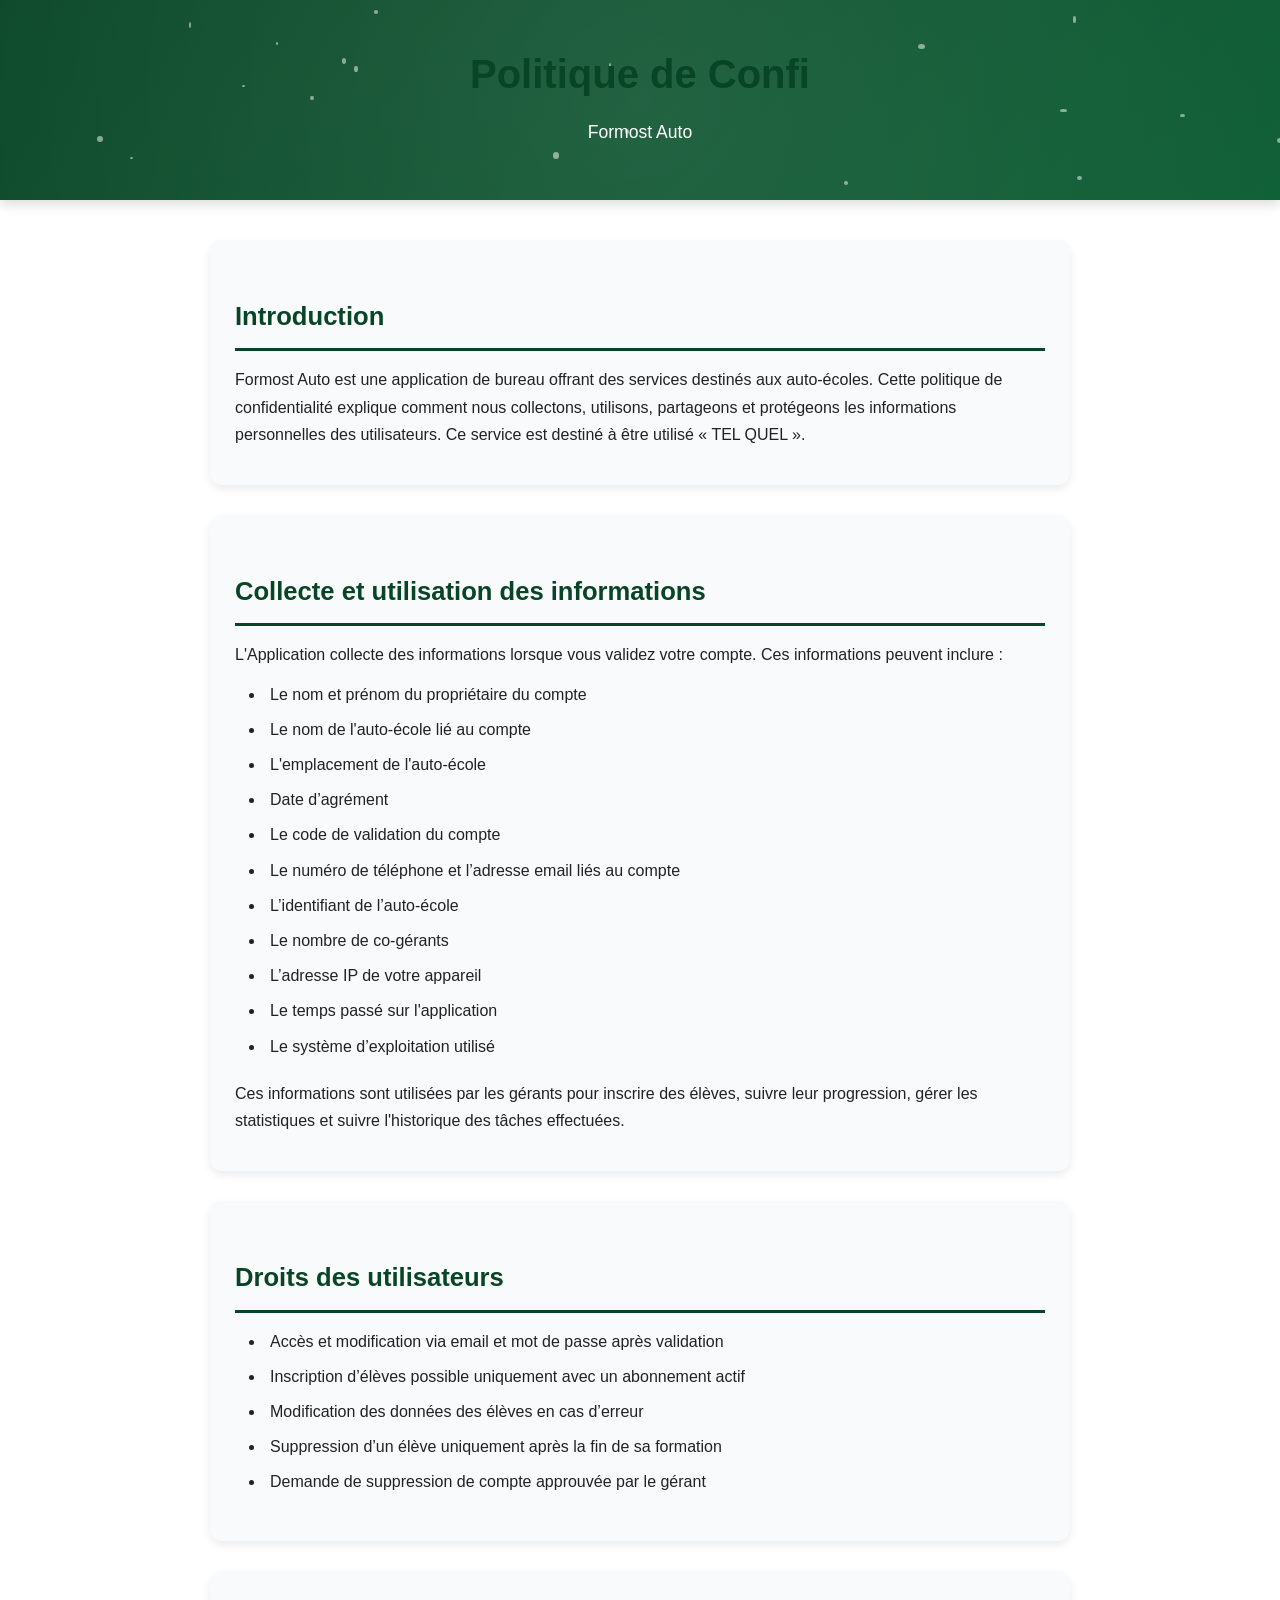
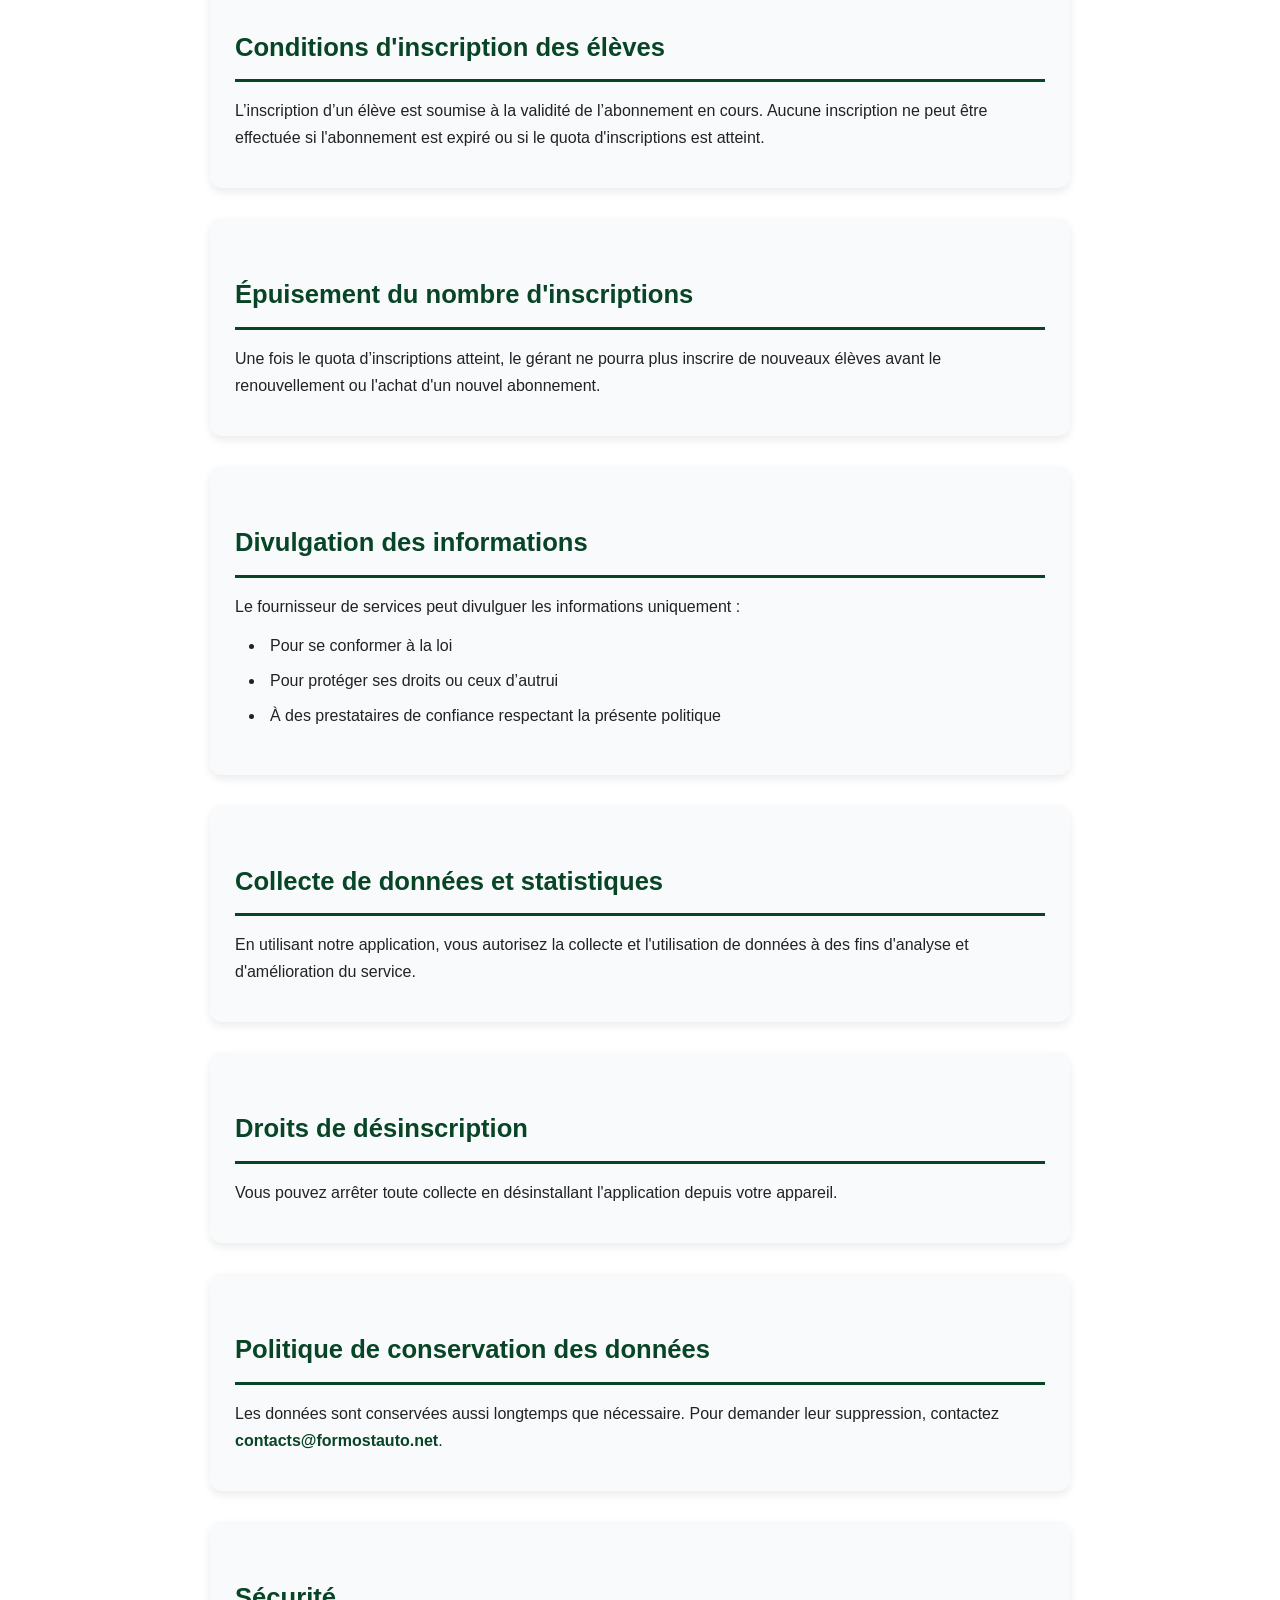
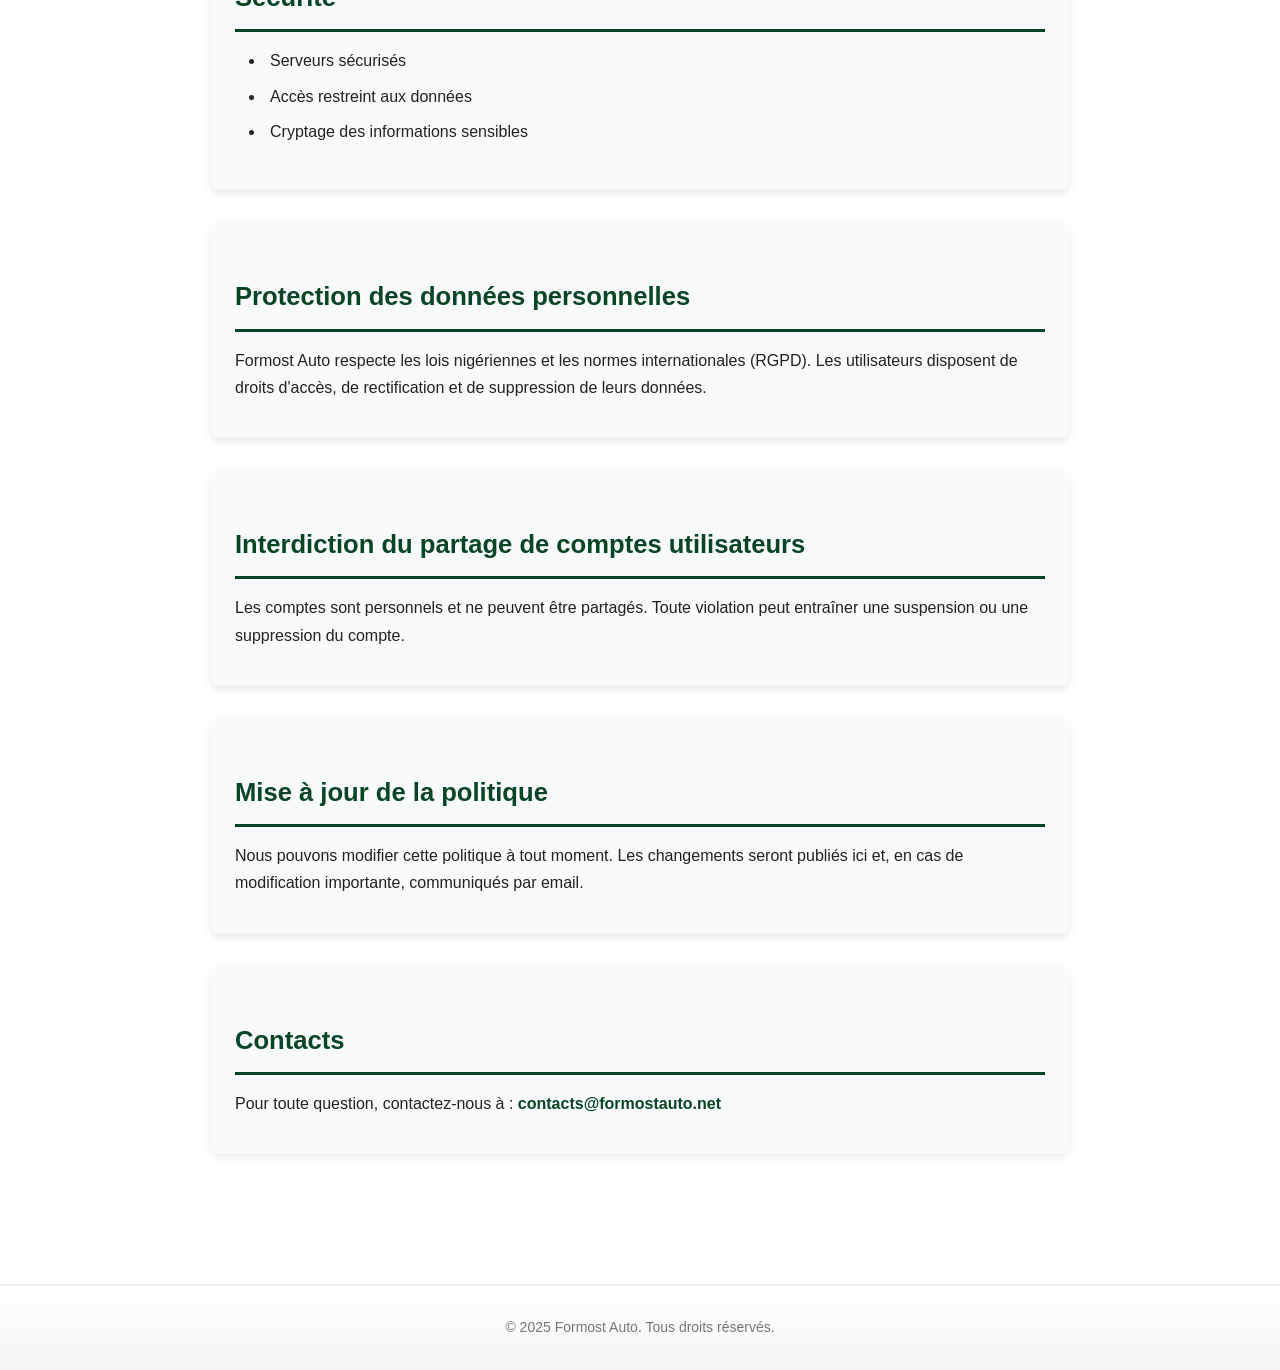
<file: privacy_auto.html>
<!DOCTYPE html>
<html lang="fr">
  <head>
    <meta charset="UTF-8" />
    <meta name="viewport" content="width=device-width, initial-scale=1.0" />
    <title>Politique de Confidentialité - Formost Auto</title>
    <link rel="stylesheet" href="css/common.css" />
  </head>
  <body>
    <header>
      <h1>Politique de Confidentialité</h1>
      <p>Formost Auto</p>
    </header>

    <main>
      <section>
        <h2>Introduction</h2>
        <p>
          Formost Auto est une application de bureau offrant des services
          destinés aux auto-écoles. Cette politique de confidentialité explique
          comment nous collectons, utilisons, partageons et protégeons les
          informations personnelles des utilisateurs. Ce service est destiné à
          être utilisé « TEL QUEL ».
        </p>
      </section>

      <section>
        <h2>Collecte et utilisation des informations</h2>
        <p>
          L'Application collecte des informations lorsque vous validez votre
          compte. Ces informations peuvent inclure :
        </p>
        <ul>
          <li>Le nom et prénom du propriétaire du compte</li>
          <li>Le nom de l'auto-école lié au compte</li>
          <li>L'emplacement de l'auto-école</li>
          <li>Date d’agrément</li>
          <li>Le code de validation du compte</li>
          <li>Le numéro de téléphone et l’adresse email liés au compte</li>
          <li>L’identifiant de l’auto-école</li>
          <li>Le nombre de co-gérants</li>
          <li>L’adresse IP de votre appareil</li>
          <li>Le temps passé sur l'application</li>
          <li>Le système d’exploitation utilisé</li>
        </ul>
        <p>
          Ces informations sont utilisées par les gérants pour inscrire des
          élèves, suivre leur progression, gérer les statistiques et suivre
          l'historique des tâches effectuées.
        </p>
      </section>

      <section>
        <h2>Droits des utilisateurs</h2>
        <ul>
          <li>
            Accès et modification via email et mot de passe après validation
          </li>
          <li>
            Inscription d’élèves possible uniquement avec un abonnement actif
          </li>
          <li>Modification des données des élèves en cas d’erreur</li>
          <li>
            Suppression d’un élève uniquement après la fin de sa formation
          </li>
          <li>Demande de suppression de compte approuvée par le gérant</li>
        </ul>
      </section>

      <section>
        <h2>Conditions d'inscription des élèves</h2>
        <p>
          L’inscription d’un élève est soumise à la validité de l’abonnement en
          cours. Aucune inscription ne peut être effectuée si l'abonnement est
          expiré ou si le quota d'inscriptions est atteint.
        </p>
      </section>

      <section>
        <h2>Épuisement du nombre d'inscriptions</h2>
        <p>
          Une fois le quota d’inscriptions atteint, le gérant ne pourra plus
          inscrire de nouveaux élèves avant le renouvellement ou l'achat d'un
          nouvel abonnement.
        </p>
      </section>

      <section>
        <h2>Divulgation des informations</h2>
        <p>
          Le fournisseur de services peut divulguer les informations uniquement
          :
        </p>
        <ul>
          <li>Pour se conformer à la loi</li>
          <li>Pour protéger ses droits ou ceux d’autrui</li>
          <li>
            À des prestataires de confiance respectant la présente politique
          </li>
        </ul>
      </section>

      <section>
        <h2>Collecte de données et statistiques</h2>
        <p>
          En utilisant notre application, vous autorisez la collecte et
          l'utilisation de données à des fins d'analyse et d'amélioration du
          service.
        </p>
      </section>

      <section>
        <h2>Droits de désinscription</h2>
        <p>
          Vous pouvez arrêter toute collecte en désinstallant l'application
          depuis votre appareil.
        </p>
      </section>

      <section>
        <h2>Politique de conservation des données</h2>
        <p>
          Les données sont conservées aussi longtemps que nécessaire. Pour
          demander leur suppression, contactez
          <a href="mailto:contacts@formostauto.net">contacts@formostauto.net</a
          >.
        </p>
      </section>

      <section>
        <h2>Sécurité</h2>
        <ul>
          <li>Serveurs sécurisés</li>
          <li>Accès restreint aux données</li>
          <li>Cryptage des informations sensibles</li>
        </ul>
      </section>

      <section>
        <h2>Protection des données personnelles</h2>
        <p>
          Formost Auto respecte les lois nigériennes et les normes
          internationales (RGPD). Les utilisateurs disposent de droits d'accès,
          de rectification et de suppression de leurs données.
        </p>
      </section>

      <section>
        <h2>Interdiction du partage de comptes utilisateurs</h2>
        <p>
          Les comptes sont personnels et ne peuvent être partagés. Toute
          violation peut entraîner une suspension ou une suppression du compte.
        </p>
      </section>

      <section>
        <h2>Mise à jour de la politique</h2>
        <p>
          Nous pouvons modifier cette politique à tout moment. Les changements
          seront publiés ici et, en cas de modification importante, communiqués
          par email.
        </p>
      </section>

      <section>
        <h2>Contacts</h2>
        <p>
          Pour toute question, contactez-nous à :
          <a href="mailto:contacts@formostauto.net">contacts@formostauto.net</a>
        </p>
      </section>
    </main>

    <footer>&copy; 2025 Formost Auto. Tous droits réservés.</footer>

    <script src="js/animations.js"></script>
  </body>
</html>
</file>
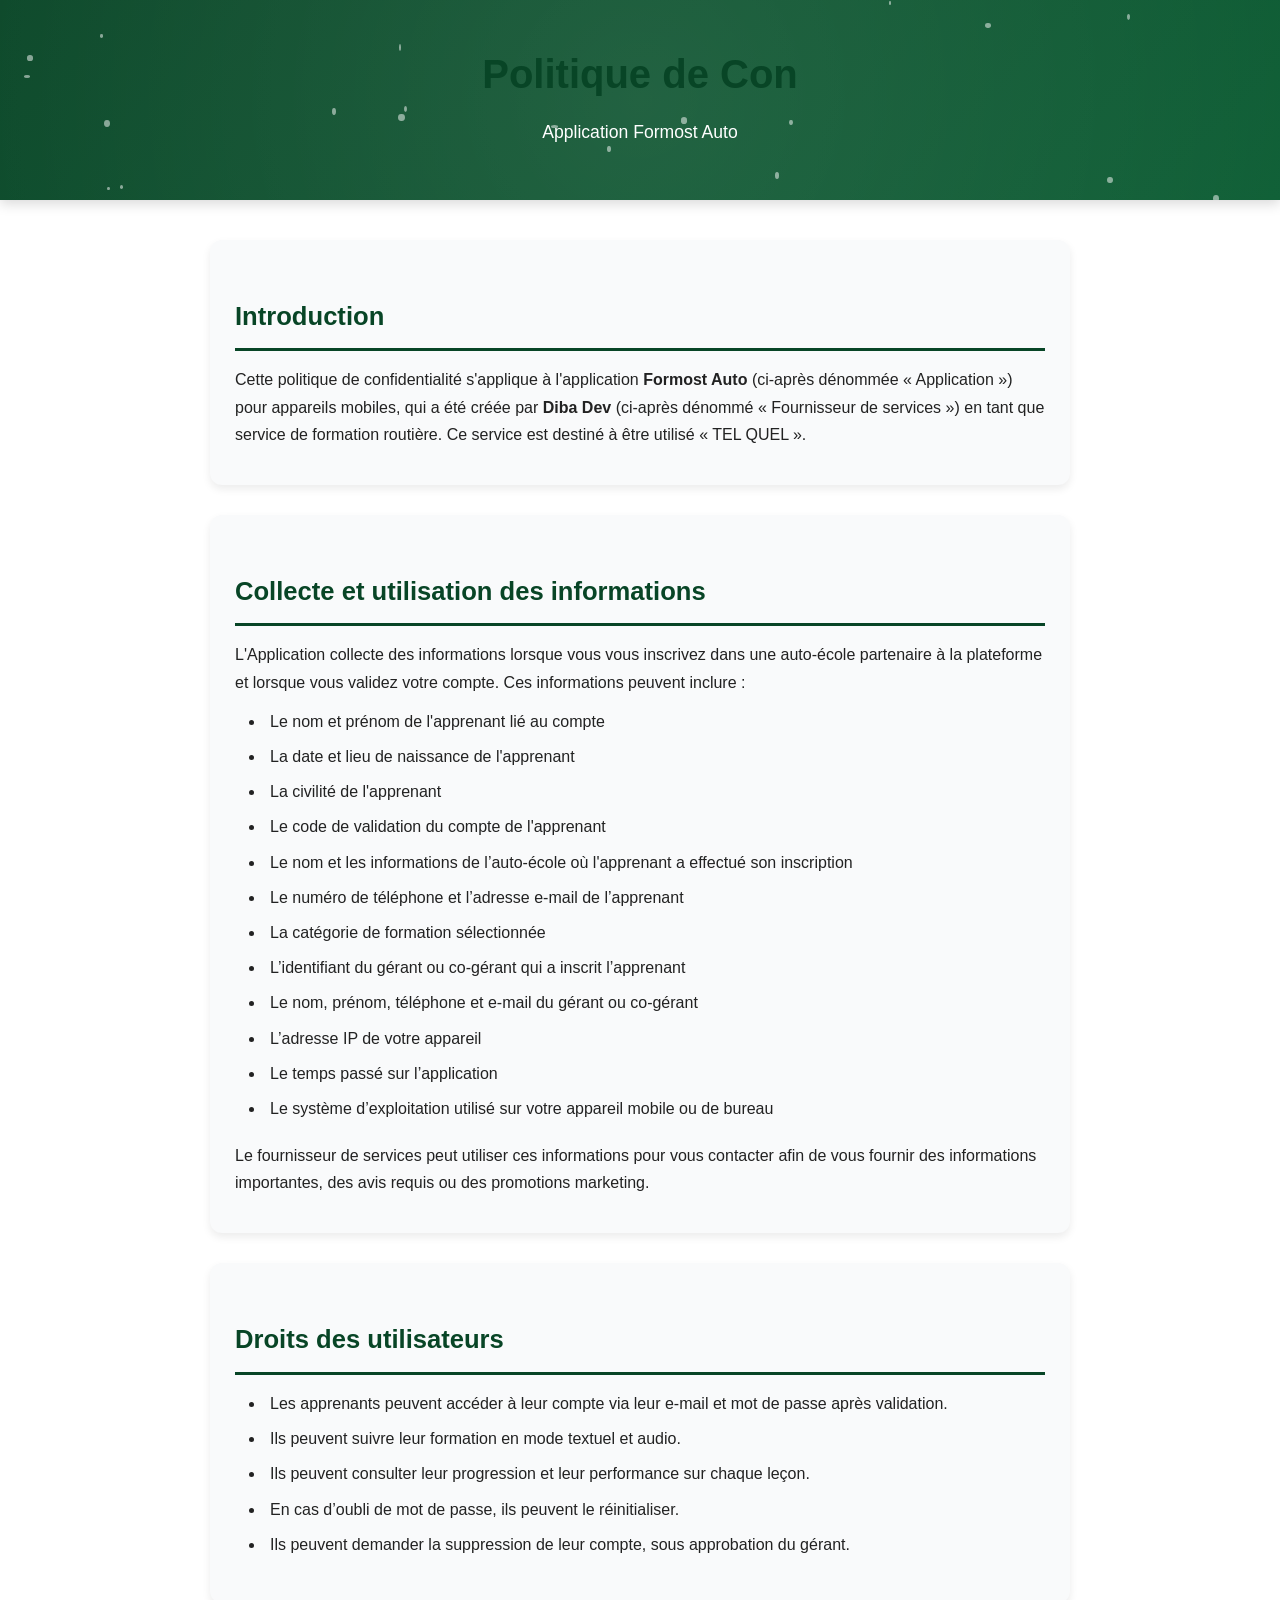
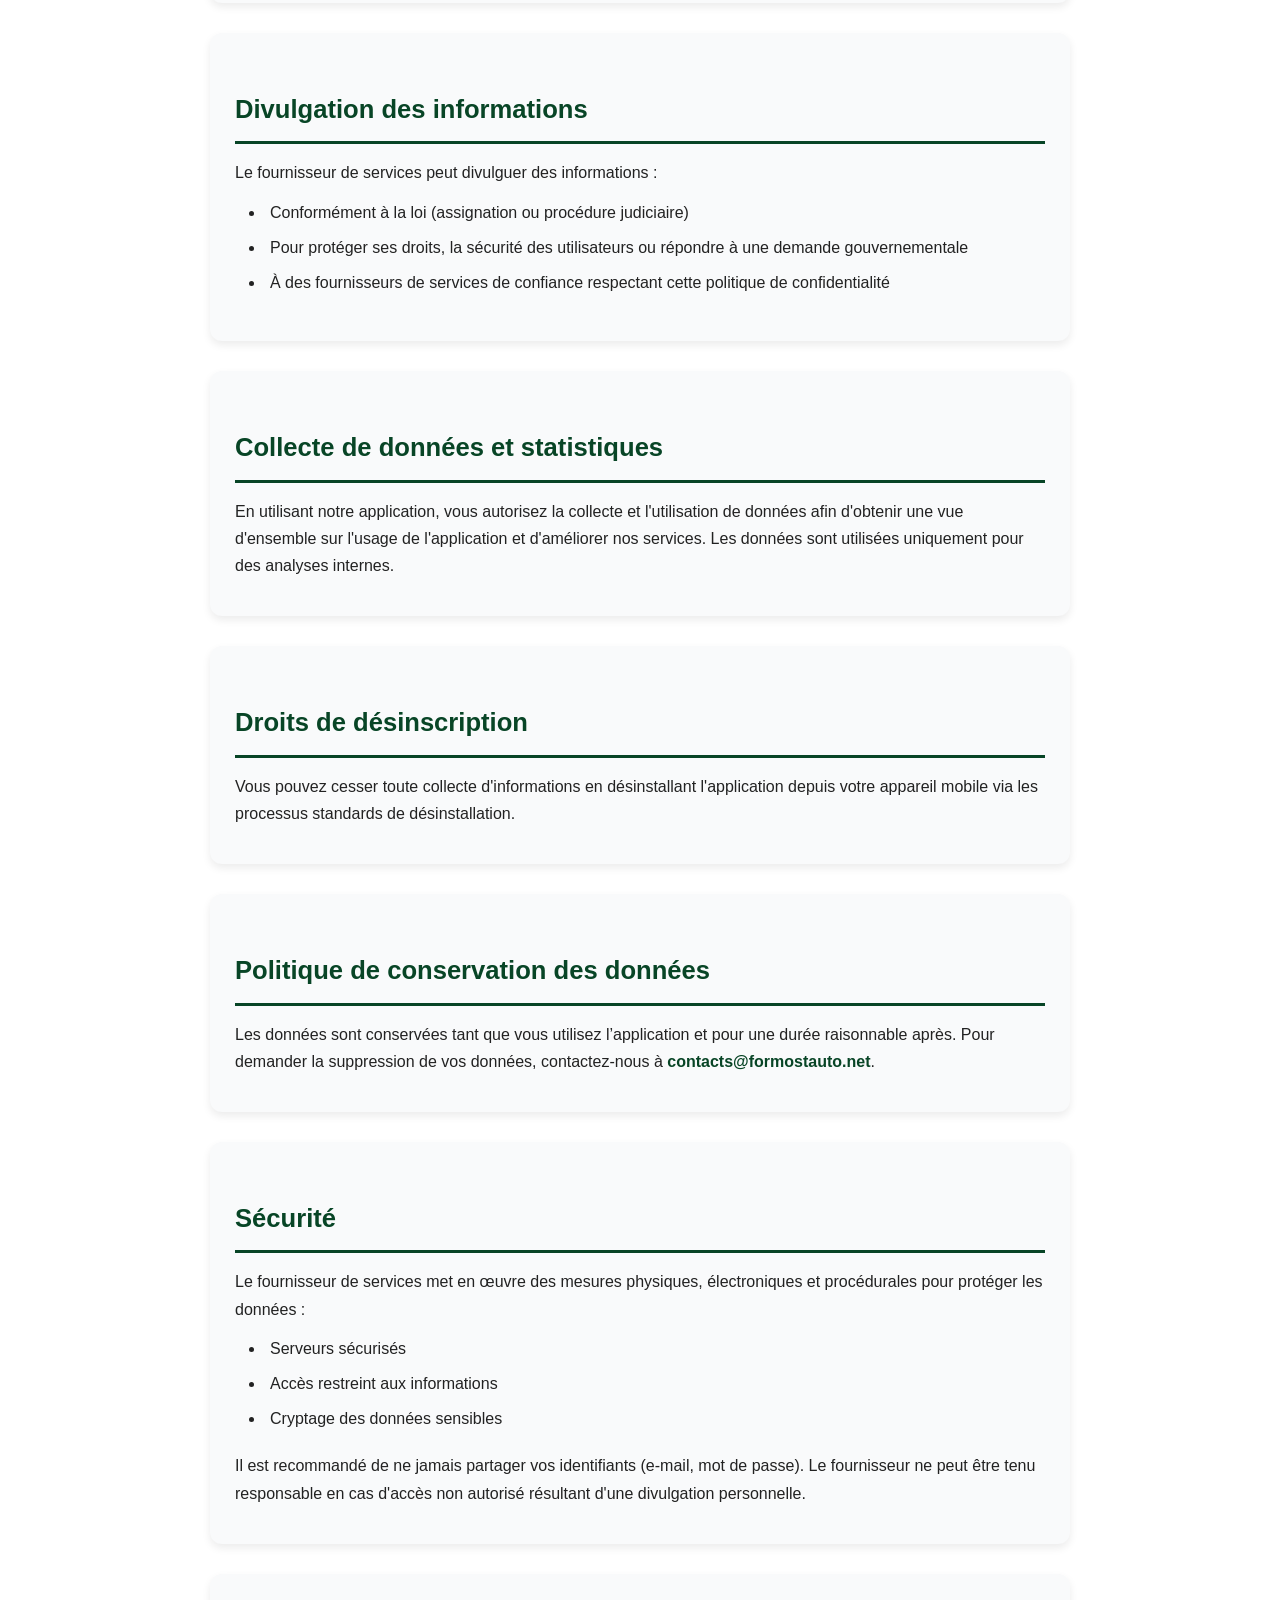
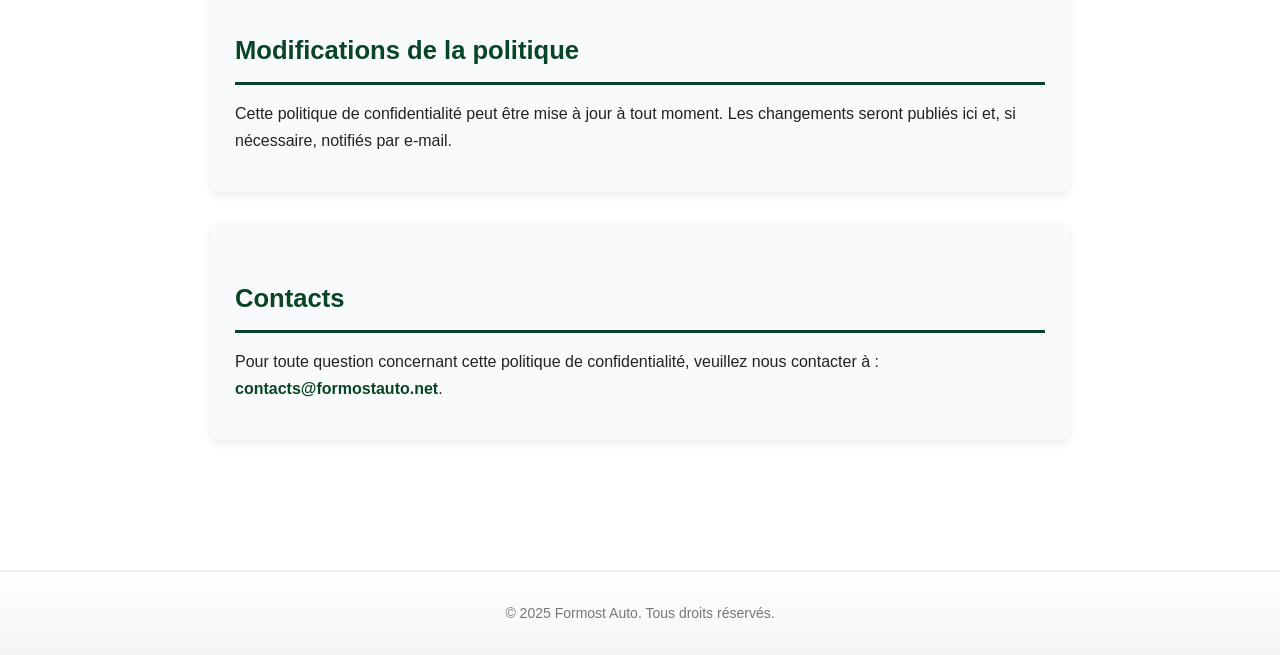
<file: privacy_users.html>
<!DOCTYPE html>
<html lang="fr">
  <head>
    <meta charset="UTF-8" />
    <meta name="viewport" content="width=device-width, initial-scale=1.0" />
    <title>Politique de Confidentialité - Formost Auto</title>
    <link rel="stylesheet" href="css/common.css" />
  </head>
  <body>
    <header>
      <h1>Politique de Confidentialité</h1>
      <p>Application Formost Auto</p>
    </header>

    <main>
      <section>
        <h2>Introduction</h2>
        <p>
          Cette politique de confidentialité s'applique à l'application
          <strong>Formost Auto</strong> (ci-après dénommée « Application ») pour
          appareils mobiles, qui a été créée par
          <strong>Diba Dev</strong> (ci-après dénommé « Fournisseur de services
          ») en tant que service de formation routière. Ce service est destiné à
          être utilisé « TEL QUEL ».
        </p>
      </section>

      <section>
        <h2>Collecte et utilisation des informations</h2>
        <p>
          L'Application collecte des informations lorsque vous vous inscrivez
          dans une auto-école partenaire à la plateforme et lorsque vous validez
          votre compte. Ces informations peuvent inclure :
        </p>
        <ul>
          <li>Le nom et prénom de l'apprenant lié au compte</li>
          <li>La date et lieu de naissance de l'apprenant</li>
          <li>La civilité de l'apprenant</li>
          <li>Le code de validation du compte de l'apprenant</li>
          <li>
            Le nom et les informations de l’auto-école où l'apprenant a effectué
            son inscription
          </li>
          <li>Le numéro de téléphone et l’adresse e-mail de l’apprenant</li>
          <li>La catégorie de formation sélectionnée</li>
          <li>
            L’identifiant du gérant ou co-gérant qui a inscrit l’apprenant
          </li>
          <li>Le nom, prénom, téléphone et e-mail du gérant ou co-gérant</li>
          <li>L’adresse IP de votre appareil</li>
          <li>Le temps passé sur l’application</li>
          <li>
            Le système d’exploitation utilisé sur votre appareil mobile ou de
            bureau
          </li>
        </ul>

        <p>
          Le fournisseur de services peut utiliser ces informations pour vous
          contacter afin de vous fournir des informations importantes, des avis
          requis ou des promotions marketing.
        </p>
      </section>

      <section>
        <h2>Droits des utilisateurs</h2>
        <ul>
          <li>
            Les apprenants peuvent accéder à leur compte via leur e-mail et mot
            de passe après validation.
          </li>
          <li>Ils peuvent suivre leur formation en mode textuel et audio.</li>
          <li>
            Ils peuvent consulter leur progression et leur performance sur
            chaque leçon.
          </li>
          <li>En cas d’oubli de mot de passe, ils peuvent le réinitialiser.</li>
          <li>
            Ils peuvent demander la suppression de leur compte, sous approbation
            du gérant.
          </li>
        </ul>
      </section>

      <section>
        <h2>Divulgation des informations</h2>
        <p>Le fournisseur de services peut divulguer des informations :</p>
        <ul>
          <li>Conformément à la loi (assignation ou procédure judiciaire)</li>
          <li>
            Pour protéger ses droits, la sécurité des utilisateurs ou répondre à
            une demande gouvernementale
          </li>
          <li>
            À des fournisseurs de services de confiance respectant cette
            politique de confidentialité
          </li>
        </ul>
      </section>

      <section>
        <h2>Collecte de données et statistiques</h2>
        <p>
          En utilisant notre application, vous autorisez la collecte et
          l'utilisation de données afin d'obtenir une vue d'ensemble sur l'usage
          de l'application et d'améliorer nos services. Les données sont
          utilisées uniquement pour des analyses internes.
        </p>
      </section>

      <section>
        <h2>Droits de désinscription</h2>
        <p>
          Vous pouvez cesser toute collecte d'informations en désinstallant
          l'application depuis votre appareil mobile via les processus standards
          de désinstallation.
        </p>
      </section>

      <section>
        <h2>Politique de conservation des données</h2>
        <p>
          Les données sont conservées tant que vous utilisez l’application et
          pour une durée raisonnable après. Pour demander la suppression de vos
          données, contactez-nous à
          <a href="mailto:contacts@formostauto.net">contacts@formostauto.net</a
          >.
        </p>
      </section>

      <section>
        <h2>Sécurité</h2>
        <p>
          Le fournisseur de services met en œuvre des mesures physiques,
          électroniques et procédurales pour protéger les données :
        </p>
        <ul>
          <li>Serveurs sécurisés</li>
          <li>Accès restreint aux informations</li>
          <li>Cryptage des données sensibles</li>
        </ul>
        <p>
          Il est recommandé de ne jamais partager vos identifiants (e-mail, mot
          de passe). Le fournisseur ne peut être tenu responsable en cas d'accès
          non autorisé résultant d'une divulgation personnelle.
        </p>
      </section>

      <section>
        <h2>Modifications de la politique</h2>
        <p>
          Cette politique de confidentialité peut être mise à jour à tout
          moment. Les changements seront publiés ici et, si nécessaire, notifiés
          par e-mail.
        </p>
      </section>

      <section>
        <h2>Contacts</h2>
        <p>
          Pour toute question concernant cette politique de confidentialité,
          veuillez nous contacter à :
          <a href="mailto:contacts@formostauto.net">contacts@formostauto.net</a
          >.
        </p>
      </section>
    </main>

    <footer>&copy; 2025 Formost Auto. Tous droits réservés.</footer>

    <script src="js/animations.js"></script>
  </body>
</html>
</file>
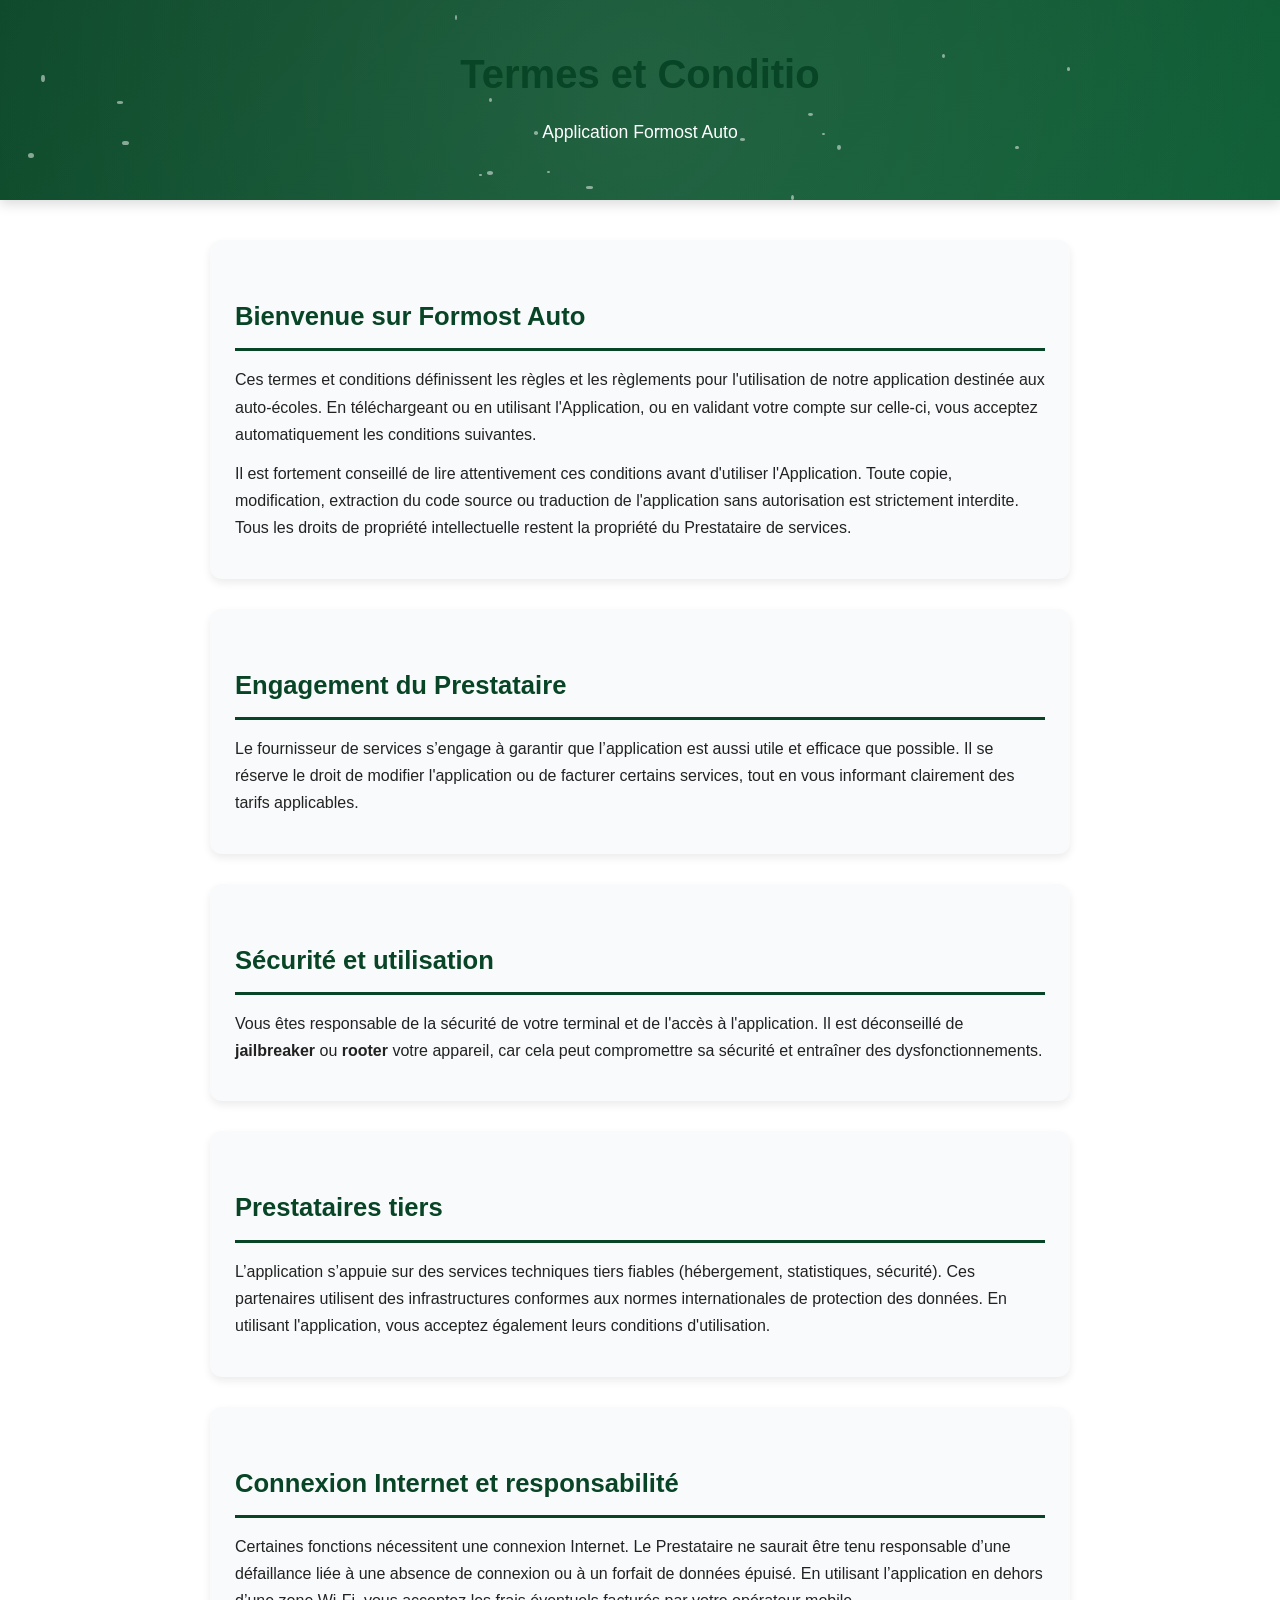
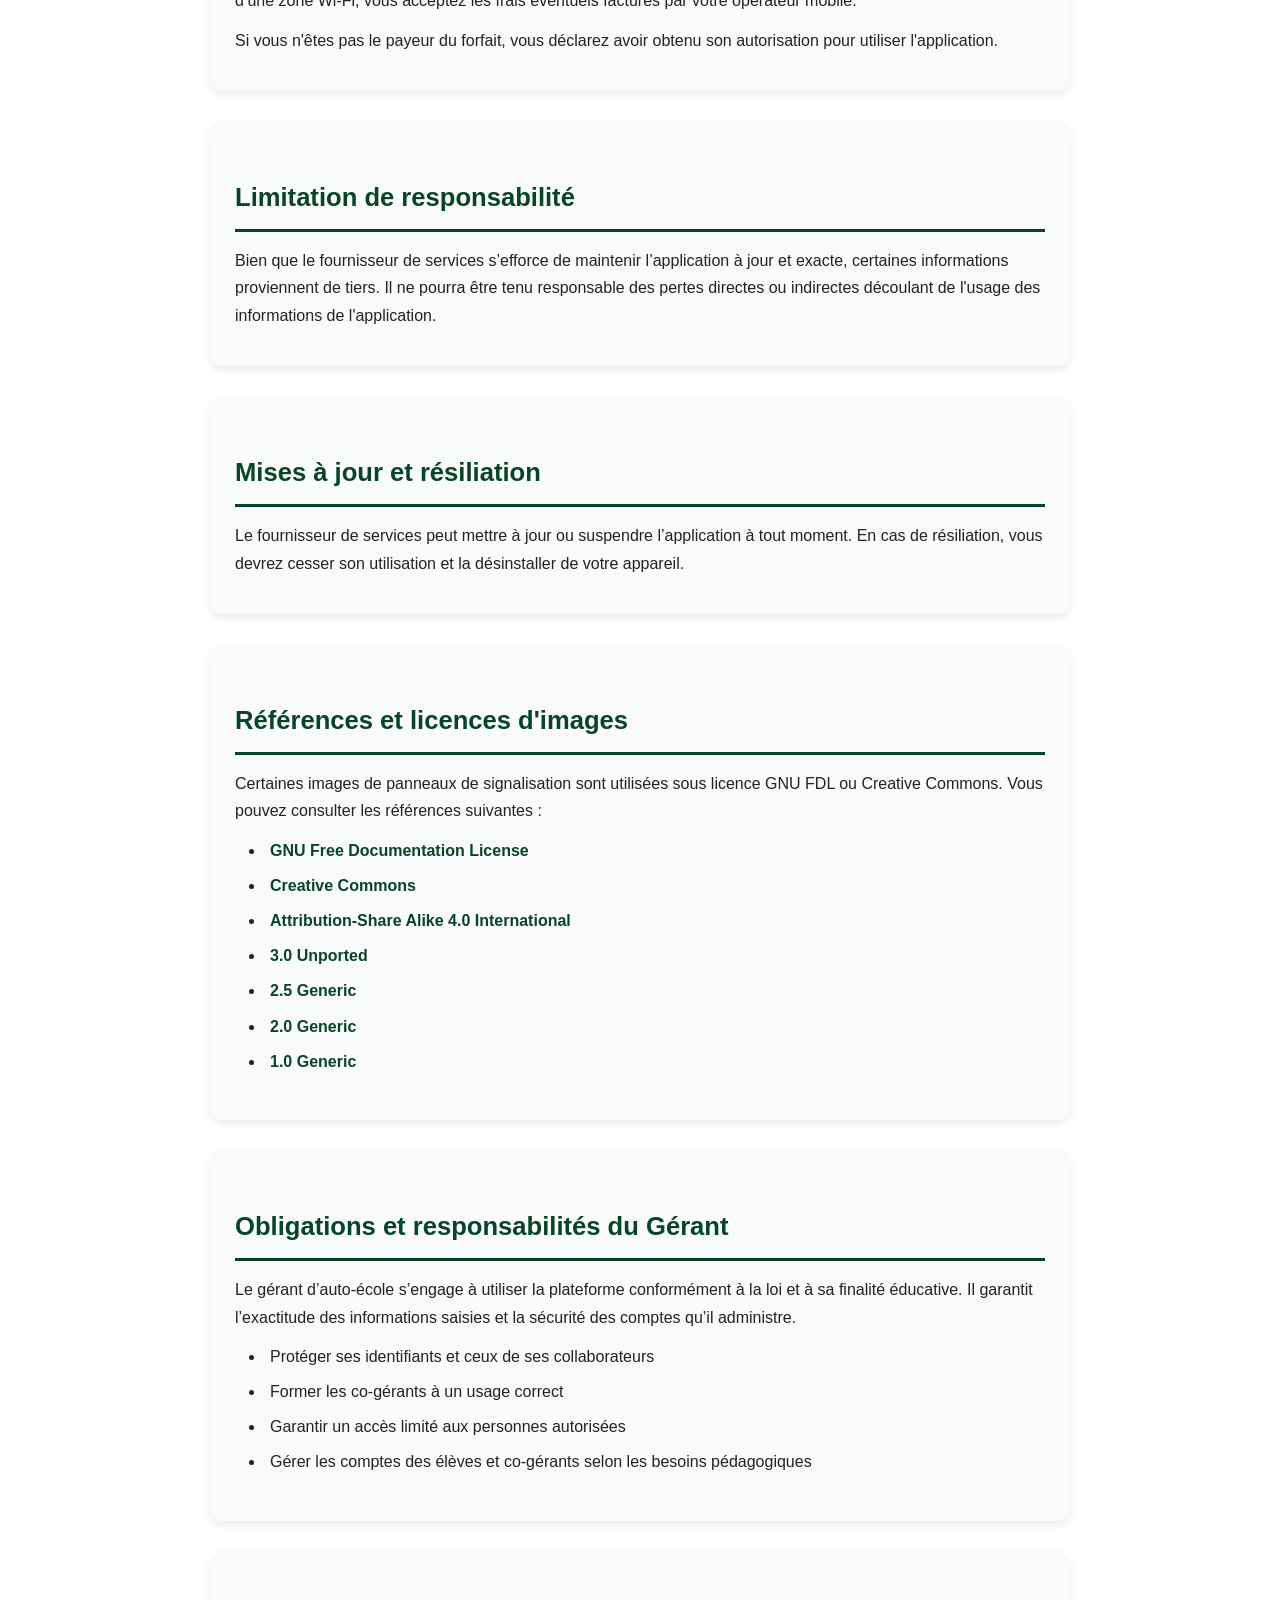
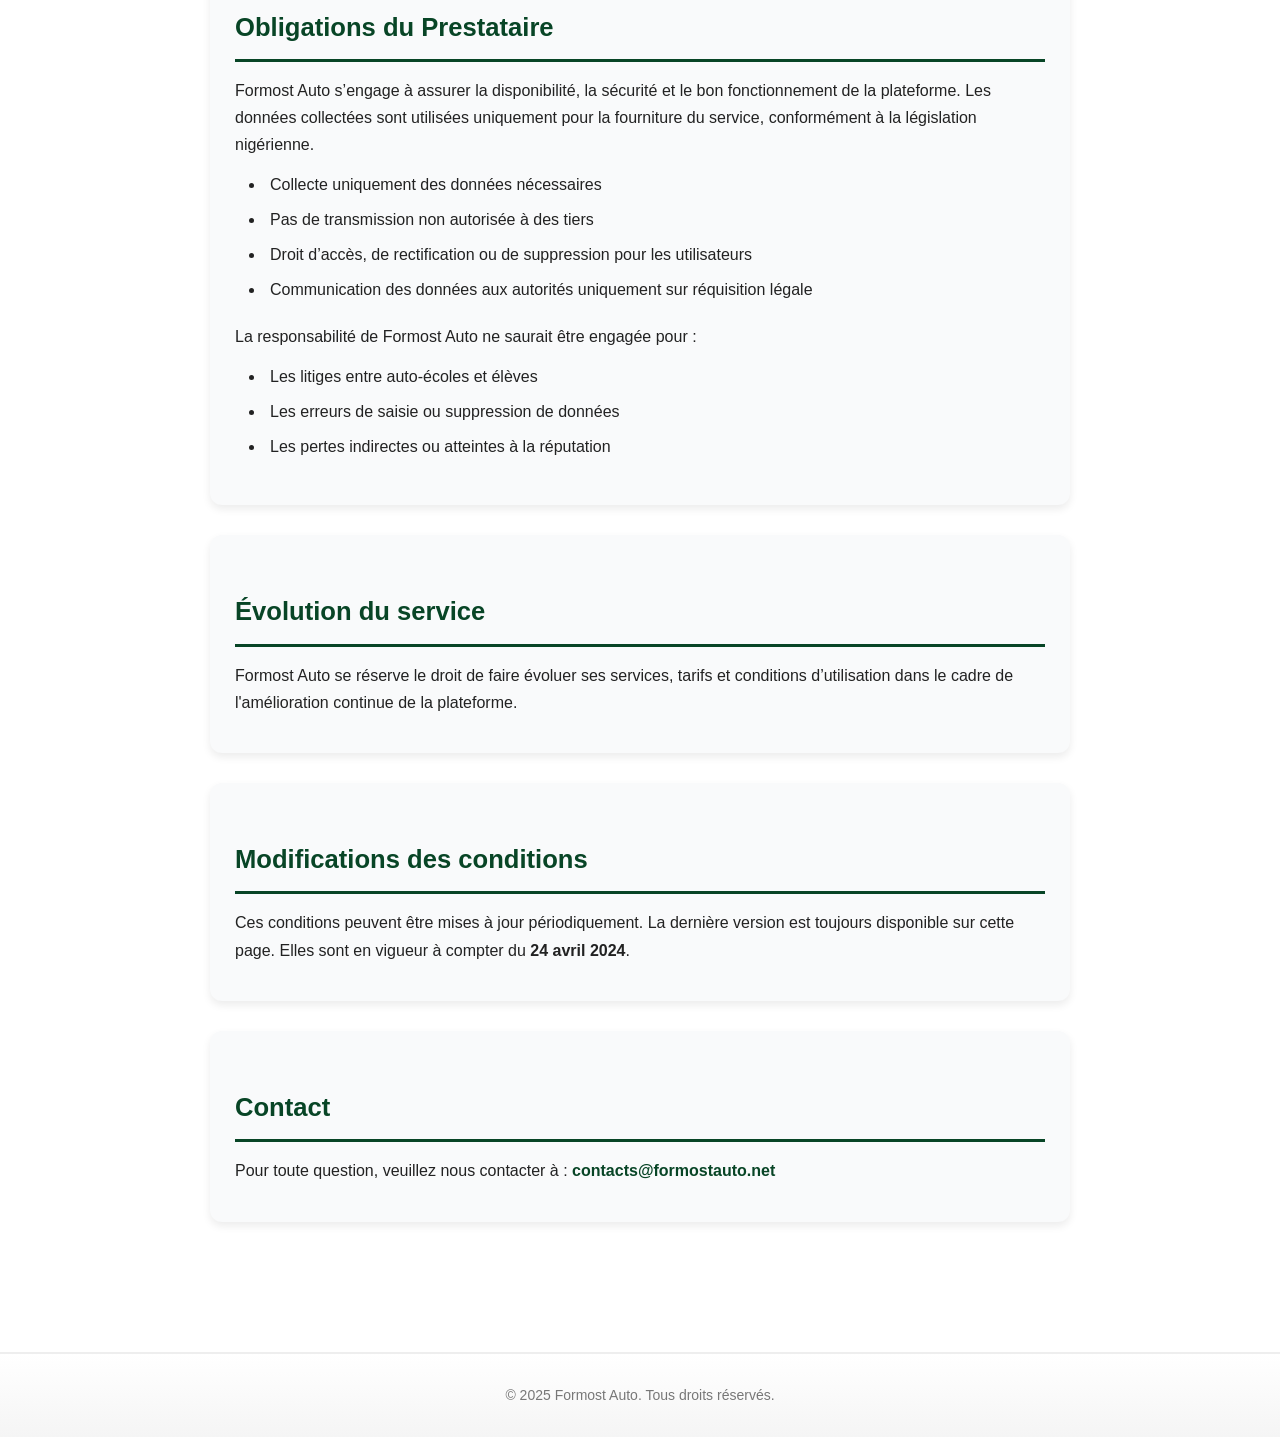
<file: terms_auto.html>
<!DOCTYPE html>
<html lang="fr">
  <head>
    <meta charset="UTF-8" />
    <meta name="viewport" content="width=device-width, initial-scale=1.0" />
    <title>Termes et Conditions - Formost Auto</title>
    <link rel="stylesheet" href="css/common.css" />
  </head>
  <body>
    <header>
      <h1>Termes et Conditions</h1>
      <p>Application Formost Auto</p>
    </header>

    <main>
      <section>
        <h2>Bienvenue sur Formost Auto</h2>
        <p>
          Ces termes et conditions définissent les règles et les règlements pour
          l'utilisation de notre application destinée aux auto-écoles. En
          téléchargeant ou en utilisant l'Application, ou en validant votre
          compte sur celle-ci, vous acceptez automatiquement les conditions
          suivantes.
        </p>
        <p>
          Il est fortement conseillé de lire attentivement ces conditions avant
          d'utiliser l'Application. Toute copie, modification, extraction du
          code source ou traduction de l'application sans autorisation est
          strictement interdite. Tous les droits de propriété intellectuelle
          restent la propriété du Prestataire de services.
        </p>
      </section>

      <section>
        <h2>Engagement du Prestataire</h2>
        <p>
          Le fournisseur de services s’engage à garantir que l’application est
          aussi utile et efficace que possible. Il se réserve le droit de
          modifier l'application ou de facturer certains services, tout en vous
          informant clairement des tarifs applicables.
        </p>
      </section>

      <section>
        <h2>Sécurité et utilisation</h2>
        <p>
          Vous êtes responsable de la sécurité de votre terminal et de l'accès à
          l'application. Il est déconseillé de <strong>jailbreaker</strong> ou
          <strong>rooter</strong> votre appareil, car cela peut compromettre sa
          sécurité et entraîner des dysfonctionnements.
        </p>
      </section>

      <section>
        <h2>Prestataires tiers</h2>
        <p>
          L’application s’appuie sur des services techniques tiers fiables
          (hébergement, statistiques, sécurité). Ces partenaires utilisent des
          infrastructures conformes aux normes internationales de protection des
          données. En utilisant l'application, vous acceptez également leurs
          conditions d'utilisation.
        </p>
      </section>

      <section>
        <h2>Connexion Internet et responsabilité</h2>
        <p>
          Certaines fonctions nécessitent une connexion Internet. Le Prestataire
          ne saurait être tenu responsable d’une défaillance liée à une absence
          de connexion ou à un forfait de données épuisé. En utilisant
          l’application en dehors d’une zone Wi-Fi, vous acceptez les frais
          éventuels facturés par votre opérateur mobile.
        </p>
        <p>
          Si vous n'êtes pas le payeur du forfait, vous déclarez avoir obtenu
          son autorisation pour utiliser l'application.
        </p>
      </section>

      <section>
        <h2>Limitation de responsabilité</h2>
        <p>
          Bien que le fournisseur de services s’efforce de maintenir
          l’application à jour et exacte, certaines informations proviennent de
          tiers. Il ne pourra être tenu responsable des pertes directes ou
          indirectes découlant de l'usage des informations de l'application.
        </p>
      </section>

      <section>
        <h2>Mises à jour et résiliation</h2>
        <p>
          Le fournisseur de services peut mettre à jour ou suspendre
          l’application à tout moment. En cas de résiliation, vous devrez cesser
          son utilisation et la désinstaller de votre appareil.
        </p>
      </section>

      <section>
        <h2>Références et licences d'images</h2>
        <p>
          Certaines images de panneaux de signalisation sont utilisées sous
          licence GNU FDL ou Creative Commons. Vous pouvez consulter les
          références suivantes :
        </p>
        <ul>
          <li>
            <a
              href="https://commons.wikimedia.org/wiki/Commons:GNU_Free_Documentation_License,_version_1.2"
              target="_blank"
              >GNU Free Documentation License</a
            >
          </li>
          <li>
            <a
              href="https://fr.wikipedia.org/wiki/Creative_Commons"
              target="_blank"
              >Creative Commons</a
            >
          </li>
          <li>
            <a
              href="https://creativecommons.org/licenses/by-sa/4.0/deed.en"
              target="_blank"
              >Attribution-Share Alike 4.0 International</a
            >
          </li>
          <li>
            <a
              href="https://creativecommons.org/licenses/by-sa/3.0/deed.en"
              target="_blank"
              >3.0 Unported</a
            >
          </li>
          <li>
            <a
              href="https://creativecommons.org/licenses/by-sa/2.5/deed.en"
              target="_blank"
              >2.5 Generic</a
            >
          </li>
          <li>
            <a
              href="https://creativecommons.org/licenses/by-sa/2.0/deed.en"
              target="_blank"
              >2.0 Generic</a
            >
          </li>
          <li>
            <a
              href="https://creativecommons.org/licenses/by-sa/1.0/deed.en"
              target="_blank"
              >1.0 Generic</a
            >
          </li>
        </ul>
      </section>

      <section>
        <h2>Obligations et responsabilités du Gérant</h2>
        <p>
          Le gérant d’auto-école s’engage à utiliser la plateforme conformément
          à la loi et à sa finalité éducative. Il garantit l’exactitude des
          informations saisies et la sécurité des comptes qu’il administre.
        </p>
        <ul>
          <li>Protéger ses identifiants et ceux de ses collaborateurs</li>
          <li>Former les co-gérants à un usage correct</li>
          <li>Garantir un accès limité aux personnes autorisées</li>
          <li>
            Gérer les comptes des élèves et co-gérants selon les besoins
            pédagogiques
          </li>
        </ul>
      </section>

      <section>
        <h2>Obligations du Prestataire</h2>
        <p>
          Formost Auto s’engage à assurer la disponibilité, la sécurité et le
          bon fonctionnement de la plateforme. Les données collectées sont
          utilisées uniquement pour la fourniture du service, conformément à la
          législation nigérienne.
        </p>
        <ul>
          <li>Collecte uniquement des données nécessaires</li>
          <li>Pas de transmission non autorisée à des tiers</li>
          <li>
            Droit d’accès, de rectification ou de suppression pour les
            utilisateurs
          </li>
          <li>
            Communication des données aux autorités uniquement sur réquisition
            légale
          </li>
        </ul>

        <p>La responsabilité de Formost Auto ne saurait être engagée pour :</p>
        <ul>
          <li>Les litiges entre auto-écoles et élèves</li>
          <li>Les erreurs de saisie ou suppression de données</li>
          <li>Les pertes indirectes ou atteintes à la réputation</li>
        </ul>
      </section>

      <section>
        <h2>Évolution du service</h2>
        <p>
          Formost Auto se réserve le droit de faire évoluer ses services, tarifs
          et conditions d’utilisation dans le cadre de l'amélioration continue
          de la plateforme.
        </p>
      </section>

      <section>
        <h2>Modifications des conditions</h2>
        <p>
          Ces conditions peuvent être mises à jour périodiquement. La dernière
          version est toujours disponible sur cette page. Elles sont en vigueur
          à compter du <strong>24 avril 2024</strong>.
        </p>
      </section>

      <section>
        <h2>Contact</h2>
        <p>
          Pour toute question, veuillez nous contacter à :
          <a href="mailto:contacts@formostauto.net">contacts@formostauto.net</a>
        </p>
      </section>
    </main>

    <footer>&copy; 2025 Formost Auto. Tous droits réservés.</footer>

    <script src="js/animations.js"></script>
  </body>
</html>
</file>
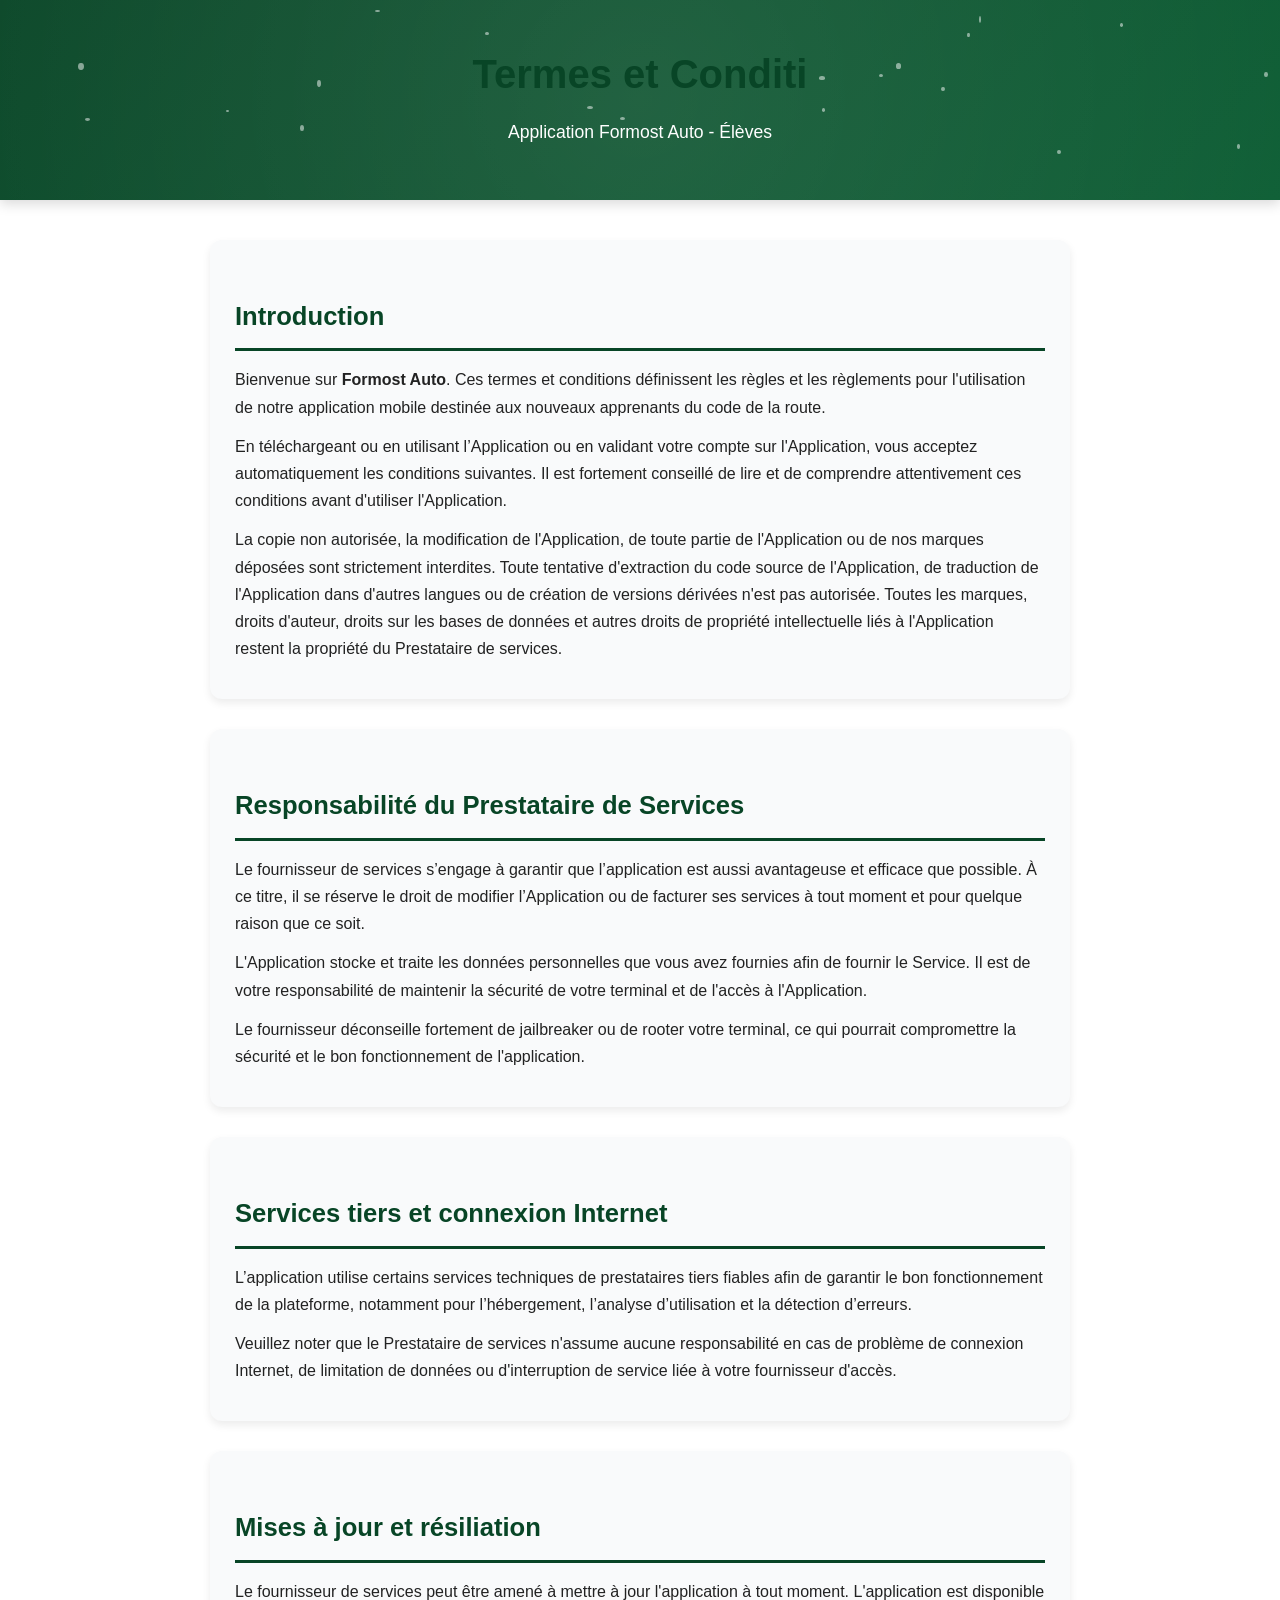
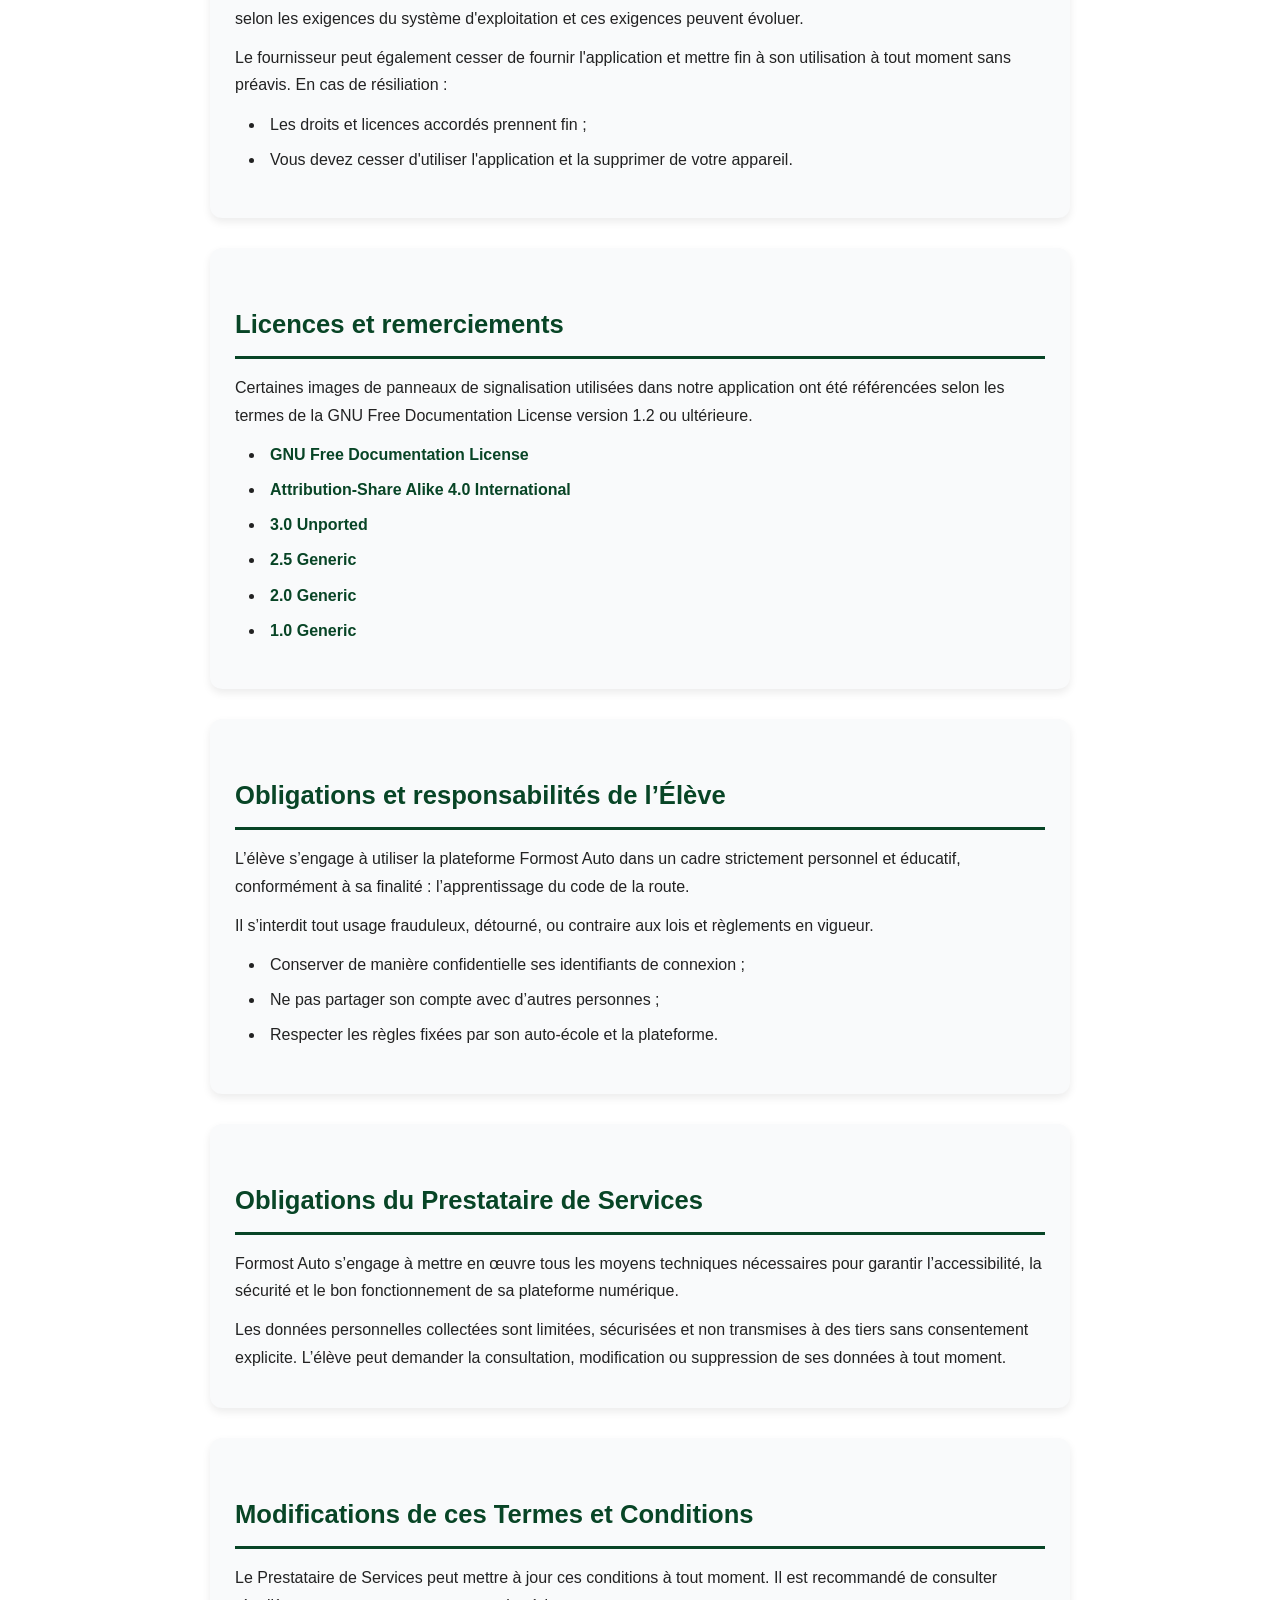
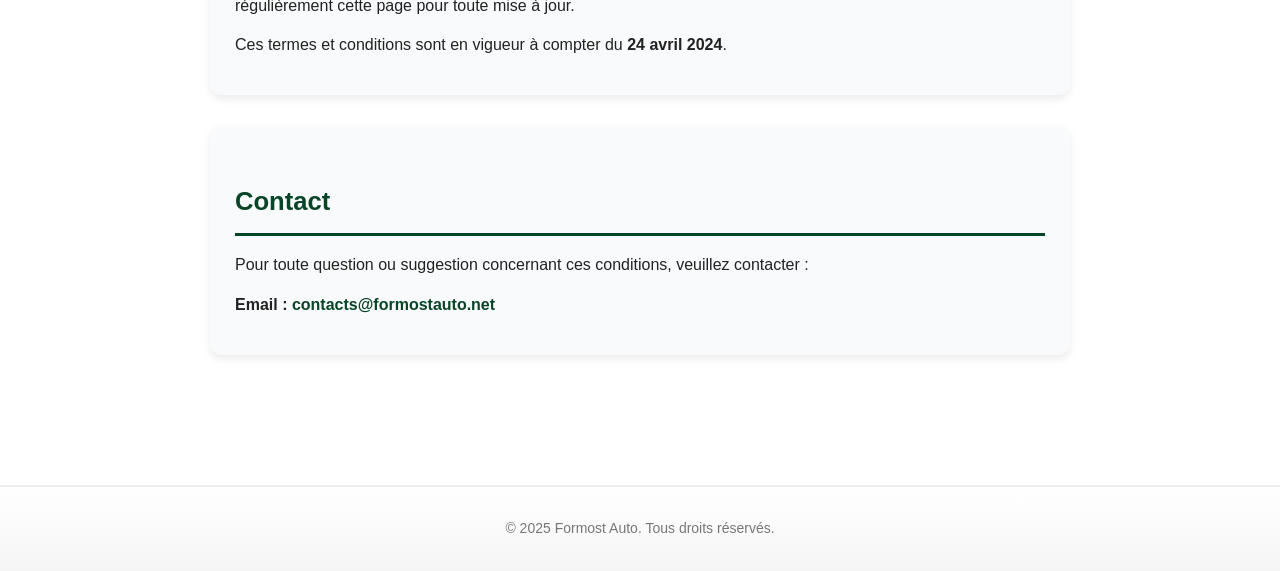
<file: terms_users.html>
<!DOCTYPE html>
<html lang="fr">
  <head>
    <meta charset="UTF-8" />
    <meta name="viewport" content="width=device-width, initial-scale=1.0" />
    <title>Termes et Conditions | Formost Auto</title>
    <link rel="stylesheet" href="css/common.css" />
  </head>
  <body>
    <header>
      <h1>Termes et Conditions</h1>
      <p>Application Formost Auto - Élèves</p>
    </header>

    <main>
      <section>
        <h2>Introduction</h2>
        <p>
          Bienvenue sur <strong>Formost Auto</strong>. Ces termes et conditions
          définissent les règles et les règlements pour l'utilisation de notre
          application mobile destinée aux nouveaux apprenants du code de la
          route.
        </p>
        <p>
          En téléchargeant ou en utilisant l’Application ou en validant votre
          compte sur l'Application, vous acceptez automatiquement les conditions
          suivantes. Il est fortement conseillé de lire et de comprendre
          attentivement ces conditions avant d'utiliser l'Application.
        </p>
        <p>
          La copie non autorisée, la modification de l'Application, de toute
          partie de l'Application ou de nos marques déposées sont strictement
          interdites. Toute tentative d'extraction du code source de
          l'Application, de traduction de l'Application dans d'autres langues ou
          de création de versions dérivées n'est pas autorisée. Toutes les
          marques, droits d'auteur, droits sur les bases de données et autres
          droits de propriété intellectuelle liés à l'Application restent la
          propriété du Prestataire de services.
        </p>
      </section>

      <section>
        <h2>Responsabilité du Prestataire de Services</h2>
        <p>
          Le fournisseur de services s’engage à garantir que l’application est
          aussi avantageuse et efficace que possible. À ce titre, il se réserve
          le droit de modifier l’Application ou de facturer ses services à tout
          moment et pour quelque raison que ce soit.
        </p>
        <p>
          L'Application stocke et traite les données personnelles que vous avez
          fournies afin de fournir le Service. Il est de votre responsabilité de
          maintenir la sécurité de votre terminal et de l'accès à l'Application.
        </p>
        <p>
          Le fournisseur déconseille fortement de jailbreaker ou de rooter votre
          terminal, ce qui pourrait compromettre la sécurité et le bon
          fonctionnement de l'application.
        </p>
      </section>

      <section>
        <h2>Services tiers et connexion Internet</h2>
        <p>
          L’application utilise certains services techniques de prestataires
          tiers fiables afin de garantir le bon fonctionnement de la plateforme,
          notamment pour l’hébergement, l’analyse d’utilisation et la détection
          d’erreurs.
        </p>
        <p>
          Veuillez noter que le Prestataire de services n'assume aucune
          responsabilité en cas de problème de connexion Internet, de limitation
          de données ou d'interruption de service liée à votre fournisseur
          d'accès.
        </p>
      </section>

      <section>
        <h2>Mises à jour et résiliation</h2>
        <p>
          Le fournisseur de services peut être amené à mettre à jour
          l'application à tout moment. L'application est disponible selon les
          exigences du système d'exploitation et ces exigences peuvent évoluer.
        </p>
        <p>
          Le fournisseur peut également cesser de fournir l'application et
          mettre fin à son utilisation à tout moment sans préavis. En cas de
          résiliation :
        </p>
        <ul>
          <li>Les droits et licences accordés prennent fin ;</li>
          <li>
            Vous devez cesser d'utiliser l'application et la supprimer de votre
            appareil.
          </li>
        </ul>
      </section>

      <section>
        <h2>Licences et remerciements</h2>
        <p>
          Certaines images de panneaux de signalisation utilisées dans notre
          application ont été référencées selon les termes de la GNU Free
          Documentation License version 1.2 ou ultérieure.
        </p>
        <ul>
          <li>
            <a
              href="https://commons.wikimedia.org/wiki/Commons:GNU_Free_Documentation_License,_version_1.2"
              target="_blank"
              >GNU Free Documentation License</a
            >
          </li>
          <li>
            <a
              href="https://creativecommons.org/licenses/by-sa/4.0/deed.en"
              target="_blank"
              >Attribution-Share Alike 4.0 International</a
            >
          </li>
          <li>
            <a
              href="https://creativecommons.org/licenses/by-sa/3.0/deed.en"
              target="_blank"
              >3.0 Unported</a
            >
          </li>
          <li>
            <a
              href="https://creativecommons.org/licenses/by-sa/2.5/deed.en"
              target="_blank"
              >2.5 Generic</a
            >
          </li>
          <li>
            <a
              href="https://creativecommons.org/licenses/by-sa/2.0/deed.en"
              target="_blank"
              >2.0 Generic</a
            >
          </li>
          <li>
            <a
              href="https://creativecommons.org/licenses/by-sa/1.0/deed.en"
              target="_blank"
              >1.0 Generic</a
            >
          </li>
        </ul>
      </section>

      <section>
        <h2>Obligations et responsabilités de l’Élève</h2>
        <p>
          L’élève s’engage à utiliser la plateforme Formost Auto dans un cadre
          strictement personnel et éducatif, conformément à sa finalité :
          l’apprentissage du code de la route.
        </p>
        <p>
          Il s’interdit tout usage frauduleux, détourné, ou contraire aux lois
          et règlements en vigueur.
        </p>
        <ul>
          <li>
            Conserver de manière confidentielle ses identifiants de connexion ;
          </li>
          <li>Ne pas partager son compte avec d’autres personnes ;</li>
          <li>
            Respecter les règles fixées par son auto-école et la plateforme.
          </li>
        </ul>
      </section>

      <section>
        <h2>Obligations du Prestataire de Services</h2>
        <p>
          Formost Auto s’engage à mettre en œuvre tous les moyens techniques
          nécessaires pour garantir l’accessibilité, la sécurité et le bon
          fonctionnement de sa plateforme numérique.
        </p>
        <p>
          Les données personnelles collectées sont limitées, sécurisées et non
          transmises à des tiers sans consentement explicite. L’élève peut
          demander la consultation, modification ou suppression de ses données à
          tout moment.
        </p>
      </section>

      <section>
        <h2>Modifications de ces Termes et Conditions</h2>
        <p>
          Le Prestataire de Services peut mettre à jour ces conditions à tout
          moment. Il est recommandé de consulter régulièrement cette page pour
          toute mise à jour.
        </p>
        <p>
          Ces termes et conditions sont en vigueur à compter du
          <strong>24 avril 2024</strong>.
        </p>
      </section>

      <section>
        <h2>Contact</h2>
        <p>
          Pour toute question ou suggestion concernant ces conditions, veuillez
          contacter :
        </p>
        <p>
          <strong>Email :</strong>
          <a href="mailto:contacts@formostauto.net">contacts@formostauto.net</a>
        </p>
      </section>
    </main>

    <footer>&copy; 2025 Formost Auto. Tous droits réservés.</footer>

    <script src="js/animations.js"></script>
  </body>
</html>
</file>
<file: css/common.css>
/* Styles communs pour toutes les pages */
* {
  margin: 0;
  padding: 0;
  box-sizing: border-box;
}

body {
  font-family: "Segoe UI", Tahoma, Geneva, Verdana, sans-serif;
  line-height: 1.7;
  color: #222;
  background-color: #ffffff;
  overflow-x: hidden;
}

/* Header */
header {
  background: linear-gradient(135deg, #084526 0%, #0a5c32 100%);
  color: white;
  text-align: center;
  padding: 40px 15px;
  box-shadow: 0 4px 12px rgba(0, 0, 0, 0.15);
  position: relative;
  overflow: hidden;
}

header::before {
  content: "";
  position: absolute;
  top: -50%;
  left: -50%;
  width: 200%;
  height: 200%;
  background: radial-gradient(
    circle,
    rgba(255, 255, 255, 0.1) 0%,
    transparent 70%
  );
  animation: headerPulse 8s infinite;
}

@keyframes headerPulse {
  0%,
  100% {
    transform: translate(0, 0);
  }
  50% {
    transform: translate(10px, 10px);
  }
}

header h1 {
  font-size: 2.5em;
  margin-bottom: 10px;
  position: relative;
  z-index: 1;
  animation: slideDown 0.8s ease-out;
}

header p {
  font-size: 1.1em;
  position: relative;
  z-index: 1;
  animation: slideDown 0.8s ease-out 0.2s backwards;
}

@keyframes slideDown {
  from {
    opacity: 0;
    transform: translateY(-30px);
  }
  to {
    opacity: 1;
    transform: translateY(0);
  }
}

/* Main content */
main {
  padding: 40px 20px;
  max-width: 900px;
  margin: auto;
  animation: fadeIn 1s ease-out;
}

@keyframes fadeIn {
  from {
    opacity: 0;
  }
  to {
    opacity: 1;
  }
}

/* Headings */
h1,
h2 {
  color: #084526;
}

h1 {
  text-align: center;
  margin-bottom: 30px;
  font-size: 2.2em;
}

h2 {
  margin-top: 30px;
  margin-bottom: 15px;
  font-size: 1.6em;
  padding-bottom: 10px;
  border-bottom: 3px solid #084526;
  position: relative;
  animation: slideInLeft 0.6s ease-out;
}

@keyframes slideInLeft {
  from {
    opacity: 0;
    transform: translateX(-50px);
  }
  to {
    opacity: 1;
    transform: translateX(0);
  }
}

h2::after {
  content: "";
  position: absolute;
  bottom: -3px;
  left: 0;
  width: 0;
  height: 3px;
  background: linear-gradient(90deg, #0a5c32, #084526);
  transition: width 0.8s ease;
}

h2:hover::after {
  width: 100%;
}

/* Paragraphs and lists */
p,
li {
  font-size: 16px;
  margin-bottom: 12px;
  animation: fadeInUp 0.8s ease-out;
}

@keyframes fadeInUp {
  from {
    opacity: 0;
    transform: translateY(20px);
  }
  to {
    opacity: 1;
    transform: translateY(0);
  }
}

ul {
  margin-left: 30px;
  margin-bottom: 20px;
}

li {
  margin-bottom: 8px;
  padding-left: 5px;
  transition: transform 0.3s ease, color 0.3s ease;
}

li:hover {
  transform: translateX(10px);
  color: #0a5c32;
}

/* Links */
a {
  color: #084526;
  text-decoration: none;
  font-weight: 600;
  position: relative;
  transition: color 0.3s ease;
}

a::after {
  content: "";
  position: absolute;
  bottom: -2px;
  left: 0;
  width: 0;
  height: 2px;
  background-color: #0a5c32;
  transition: width 0.3s ease;
}

a:hover {
  color: #0a5c32;
}

a:hover::after {
  width: 100%;
}

/* Sections */
section {
  margin-bottom: 30px;
  background: #f9fafb;
  padding: 25px;
  border-radius: 12px;
  box-shadow: 0 4px 8px rgba(0, 0, 0, 0.08);
  transition: transform 0.3s ease, box-shadow 0.3s ease;
  animation: scaleIn 0.6s ease-out;
}

@keyframes scaleIn {
  from {
    opacity: 0;
    transform: scale(0.9);
  }
  to {
    opacity: 1;
    transform: scale(1);
  }
}

section:hover {
  transform: translateY(-5px);
  box-shadow: 0 8px 16px rgba(0, 0, 0, 0.15);
}

/* Footer */
footer {
  text-align: center;
  font-size: 14px;
  padding: 30px 20px;
  color: #777;
  border-top: 2px solid #eee;
  margin-top: 60px;
  background: linear-gradient(to top, #f5f5f5, #ffffff);
  animation: slideUp 0.8s ease-out;
}

@keyframes slideUp {
  from {
    opacity: 0;
    transform: translateY(30px);
  }
  to {
    opacity: 1;
    transform: translateY(0);
  }
}

/* Scroll animations */
.fade-in-on-scroll {
  opacity: 0;
  transform: translateY(30px);
  transition: opacity 0.8s ease, transform 0.8s ease;
}

.fade-in-on-scroll.visible {
  opacity: 1;
  transform: translateY(0);
}

/* Responsive */
@media (max-width: 768px) {
  header h1 {
    font-size: 1.8em;
  }

  h2 {
    font-size: 1.3em;
  }

  main {
    padding: 20px 15px;
  }

  section {
    padding: 20px;
  }
}
</file>
